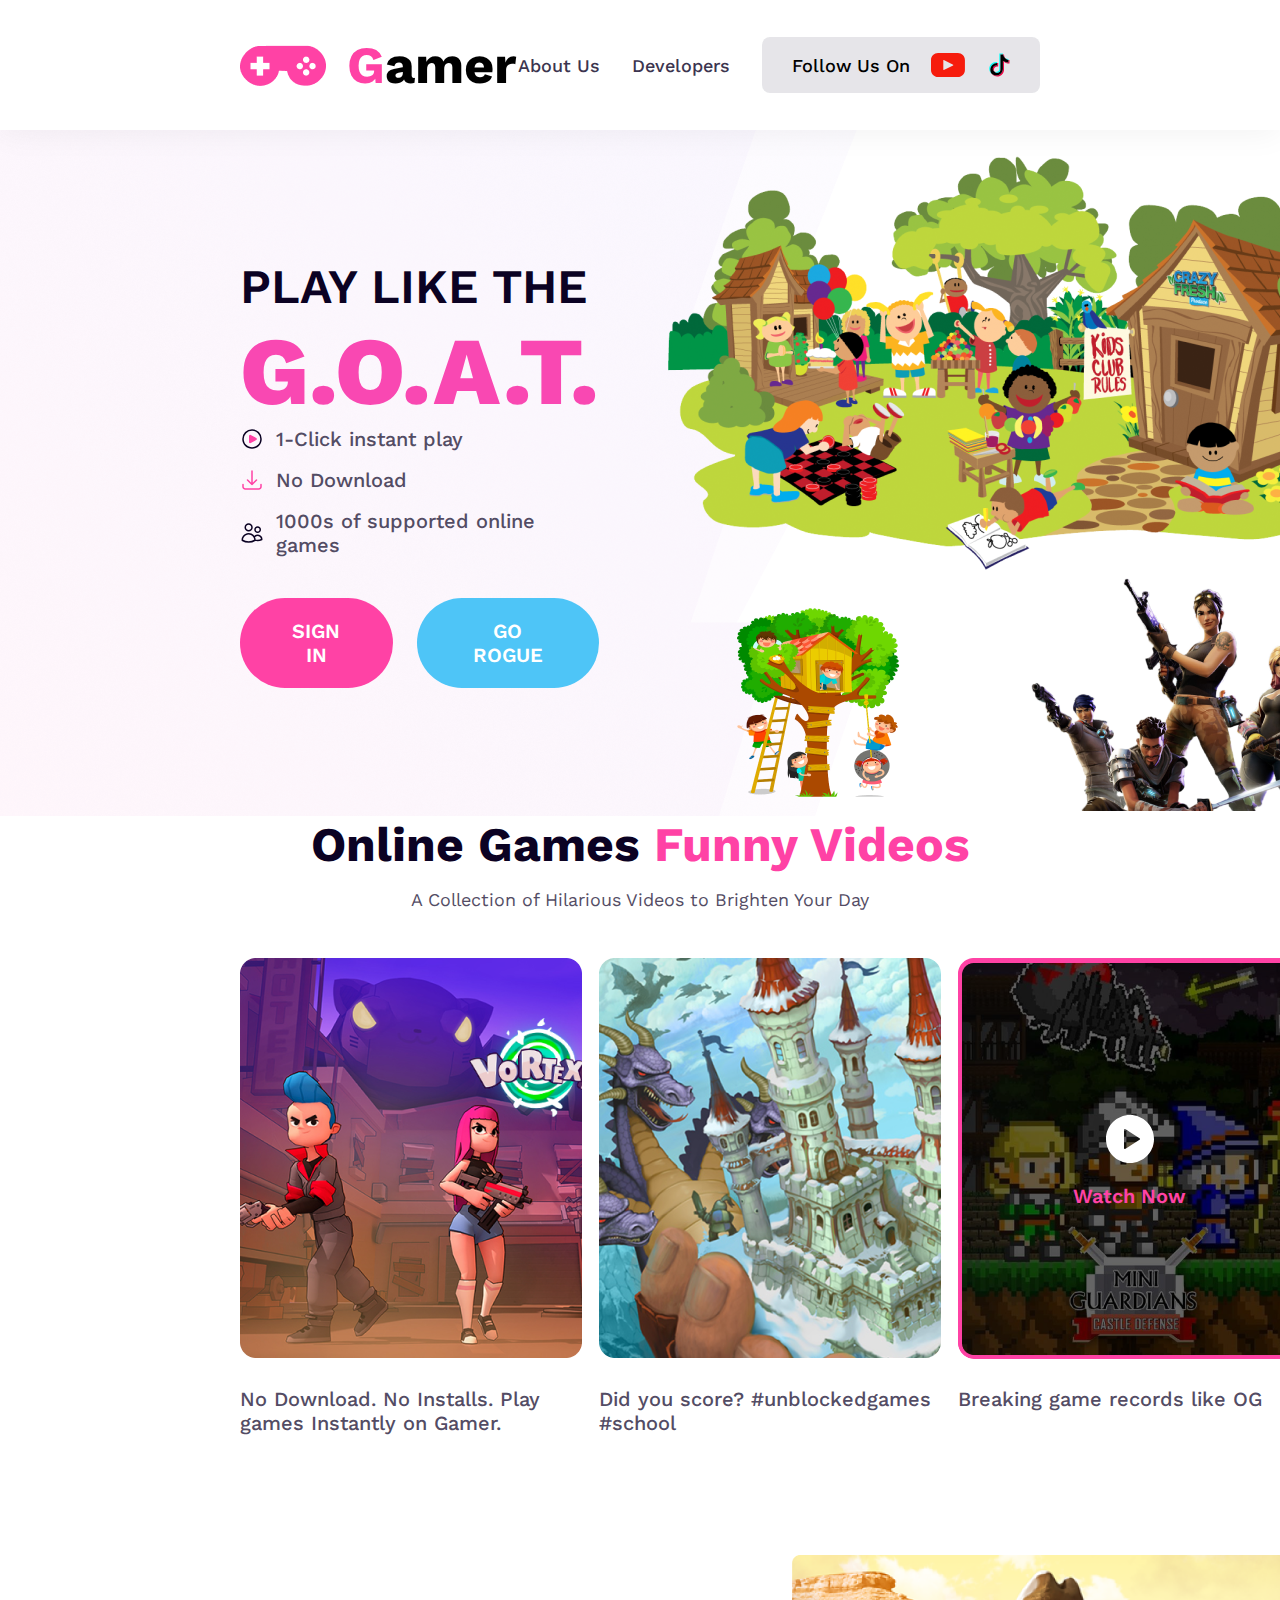
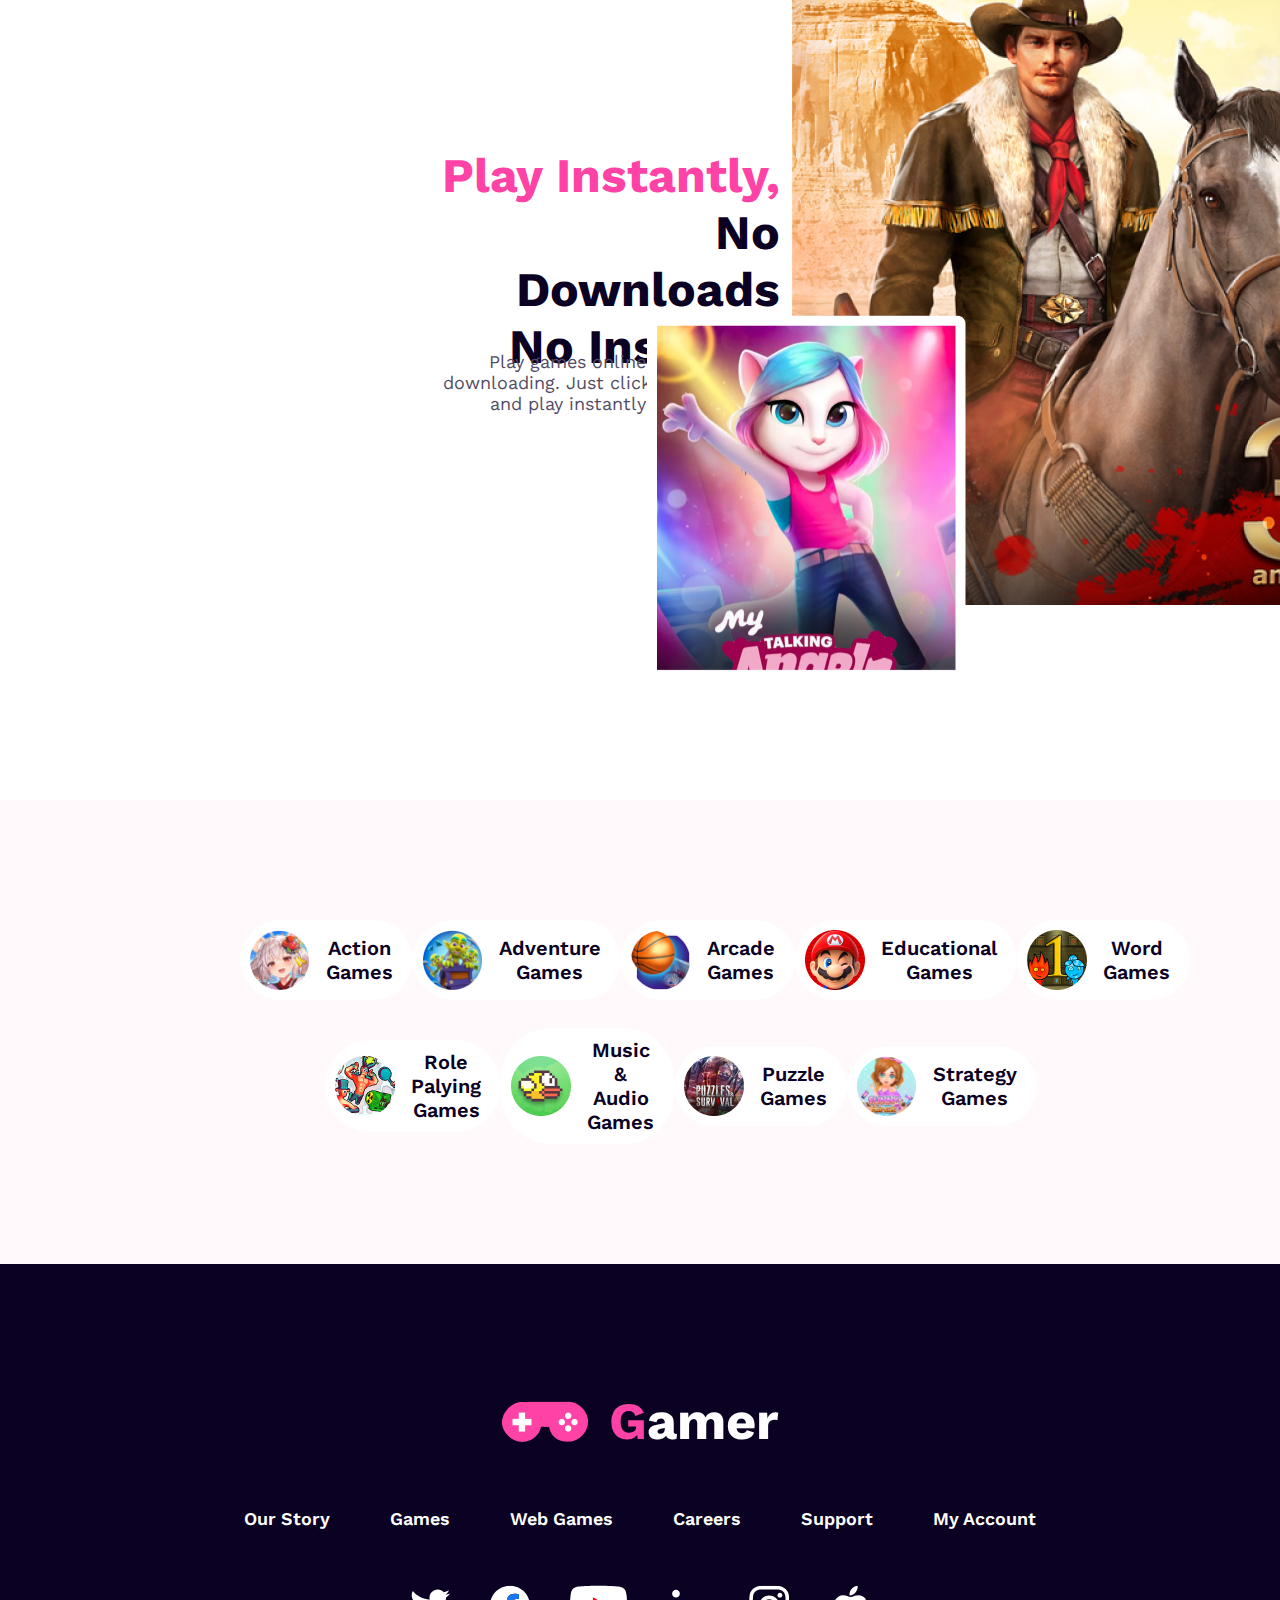
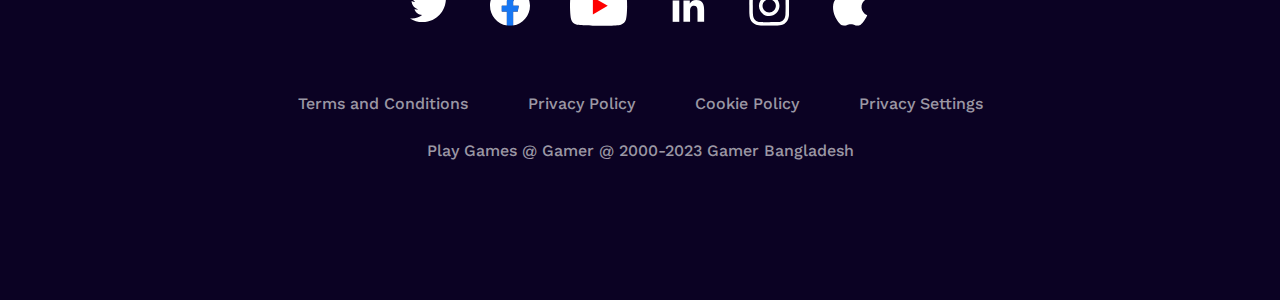
<file: index.html>
<!DOCTYPE html>
<html lang="en">
<head>
    <meta charset="UTF-8">
    <meta name="viewport" content="width=device-width, initial-scale=1.0">
    <title>B8A2 Gamer Zone</title>
    <link rel="shortcut icon" href="images/Frame.png" type="image/x-icon">
    <link rel="stylesheet" href="style.css">
</head>
<body>
    <header>

        <!-- nav section -->

        <nav>
            <div class="primary-logo">
                <img src="images/Frame.png" alt="">
                <h3><span class="text-style">G</span>amer</h3>
            </div>
            <div class="nav-menu">
                <ul>
                    <li><a href="">About Us</a></li>
                    <li><a href="">Developers</a></li>
                    <div class="menu-icon-conteiner">
                        <p>Follow Us On</p>
                        <img class="nav-img1" src="images/Vector.svg" alt="">
                        <img class="nav-img2" src="images/tik-tok 1.svg" alt="">
                    </div>
                </ul>
            </div>
        </nav>

        <!-- banner section -->

        <section class="banner">
            <div class="banner-conteiner">
                <div class="banner-content">
                    <h3 class="banner-title">Play Like The</h3>
                    <h2 class="banner-main-title">G.O.A.T.</h2>
                    <div class="banner-description-icon">
                        <img src="images/Frame.svg" alt="">
                        <p class="banner-description">1-Click instant play</p>
                    </div>
                    <div class="banner-description-icon">
                        <img src="images/Frame (1).svg" alt="">
                        <p class="banner-description">No Download</p>
                    </div>
                    <div class="banner-description-icon">
                        <img src="images/Frame (2).svg" alt="">
                        <p class="banner-description">1000s of supported online games</p>
                    </div>
                    <div class="banner-button-conteiner">
                        <button class="btn-primary">Sign In</button>
                        <button class="banner-btn">Go Rogue</button>
                    </div>
                </div>
                <div class="banner-img">
                    <img src="images/Group 18.png" alt="">
                </div>
            </div>
        </section>
    </header>
    <main>

        <!-- card section -->

        <section>
            <div class="card-section">
                <h3 class="general-title">Online Games <span class="text-style">Funny Videos</span></h3>
                <p class="card-section-description">A Collection of Hilarious Videos to Brighten Your Day</p>
                <div class="card-conteiner">
                    <div>
                        <img src="images/Rectangle 4.png" alt="">
                        <p class="card-caption">No Download. No Installs. Play games Instantly on Gamer.</p>
                    </div>
                    <div>
                        <img src="images/Rectangle 5.png" alt="">
                        <p class="card-caption">Did you score? #unblockedgames #school</p>
                    </div>
                    <div>
                        <img src="images/Rectangle 7.png" alt="">
                        <p class="card-caption">Breaking game records like OG</p>
                        <div class="card">
                            <img class="card-img" src="images/play-button 1.svg" alt="">
                            <p class="card-description">Watch Now</p>
                        </div>
                    </div>
                    <div>
                        <img src="images/Rectangle 6.png" alt="">
                        <p class="card-caption">Busted gaming on school laptop, but you are still lit.</p>
                    </div>
                </div>
            </div>
        </section>

        <!-- instant-playing section -->

        <section>
            <div class="instant-playing-section">
                <div class="instant-playng-content">
                    <h3 class="instant-playing-content-title"><span class="text-style">Play Instantly,</span> No Downloads No Installs.</h3>
                    <p class="instant-playing-content-description">Play games online for free without downloading. Just click the Play button and play instantly in your browser.</p>
                </div>
                <div class="instant-playing-content-img">
                    <img src="images/Rectangle 55.png" alt="">
                    <img class="content-img-style" src="images/Rectangle 66.png" alt="">
                </div>
            </div>
        </section>

        <!-- multiple button section -->

        <section class="multiple-button-section">
            <div class="multiple-button-conteiner">
                <div class="button-conteiner">
                    <img src="images/Rectangle 11.png" alt="">
                    <button class="button">Action Games</button>
                </div>
                <div class="button-conteiner">
                    <img src="images/Rectangle 12.png" alt="">
                    <button class="button">Adventure Games</button>
                </div>
                <div class="button-conteiner">
                    <img src="images/Rectangle 13.png" alt="">
                    <button class="button">Arcade Games</button>
                </div>
                <div class="button-conteiner">
                    <img src="images/Rectangle 14.png" alt="">
                    <button class="button">Educational Games</button>
                </div>
                <div class="button-conteiner">
                    <img src="images/Rectangle 15.png" alt="">
                    <button class="button">Word Games</button>
                </div>
            </div>
            <div class="multiple-button-conteiner2">
                <div class="button-conteiner">
                    <img src="images/Rectangle 16.png" alt="">
                    <button class="button">Role Palying Games</button>
                </div>
                <div class="button-conteiner">
                    <img src="images/Rectangle 17.png" alt="">
                    <button class="button">Music & Audio Games</button>
                </div>
                <div class="button-conteiner">
                    <img src="images/Rectangle 18.png" alt="">
                    <button class="button">Puzzle Games</button>
                </div>
                <div class="button-conteiner">
                    <img src="images/Rectangle 19.png" alt="">
                    <button class="button">Strategy Games</button>
                </div>
            </div>
        </section>
    </main>
    <footer>
        <div class="footer-section">
            <div class="primary-logo footer-logo">
                <img src="images/Frame.png" alt="">
                <h3><span class="text-style">G</span>amer</h3>
            </div>
            <div class="footer-menu">
                <ul>
                    <li><a href="">Our Story</a></li>
                    <li><a href="">Games</a></li>
                    <li><a href="">Web Games</a></li>
                    <li><a href="">Careers</a></li>
                    <li><a href="">Support</a></li>
                    <li><a href="">My Account</a></li>
                </ul>
            </div>
            <div class="social-link">
                <a href=""><img src="images/twitter 1.svg" alt=""></a>
                <a href=""><img src="images/facebook 1.svg" alt=""></a>
                <a href=""><img src="images/Group 49.svg" alt=""></a>
                <a href=""><img src="images/linkedin 1.svg" alt=""></a>
                <a href=""><img src="images/instagram 1.svg" alt=""></a>
                <a href=""><img src="images/apple 1.svg" alt=""></a>
            </div>
            <div class="footer-tarm-condisions">
                <ul>
                    <li><a href="">Terms and Conditions</a></li>
                    <li><a href="">Privacy Policy</a></li>
                    <li><a href="">Cookie Policy</a></li>
                    <li><a href="">Privacy Settings</a></li>
                </ul>
            </div>
            <p><small>Play Games @ Gamer @ 2000-2023 Gamer Bangladesh</small></p>
        </div>
    </footer>
</body>
</html>
</file>
<file: style.css>
@import url('https://fonts.googleapis.com/css2?family=Lato:ital,wght@1,700&family=Open+Sans:wght@800&family=Work+Sans:wght@400;500;600;700;800;900&display=swap');

/* shared styles */

*{
    font-family: 'Work Sans', sans-serif;
}

* {
    margin: 0px;
    padding: 0px;
}

.text-style{
    color:#FF42A5;
}
.btn-primary{
    border: none;
    border-radius: 48px;
    background-color: #FF42A5;
    padding: 21px 40px;
    color: #FFF;
    font-size: 1.25rem;
    font-weight: 600;
    text-transform: uppercase;
    cursor: pointer;
}
.primary-logo{
    display: flex;
    align-items: center;
    gap: 20px;
    font-size: 2.8rem;
    font-weight: 700;
}
/* nav section styles */

nav{
    padding:0px 240px;
    height: 130px;
    display: flex;
    justify-content: space-between;
    align-items: center;
    background-color: #FFF;
    box-shadow: 0px 4px 30px 0px rgba(0, 0, 0, 0.05);   
}
.nav-menu ul{
    display: flex;
    justify-content: space-around;
    align-items: center;
    list-style: none;
    gap: 32px;
    font-size: 1.13rem;
    font-weight: 500;
}
.nav-menu a {
    text-decoration: none;
    color: #3C354F;
    font-size: 18px;
    font-weight: 500;
}
.nav-menu a:hover{
    color:#FF42A5;
}
.menu-icon-conteiner{
    display: flex;
    justify-content: space-evenly;
    align-items: center;
    padding: 0px 8px ;
    width: 262px;
    height: 56px;
    border-radius: 8px;
    background-color: rgba(11, 2, 35, 0.10);
}
.nav-img1{
    width: 34px;
    height: 24px;
}
.nav-img2{
    width: 24px;
    height: 24px;
}

/* banner section styles */

.banner{
    background-image: url(images/Group\ 14.png);
    background-repeat: no-repeat;
}
.banner-conteiner{
    margin: 0 240px;
    display: flex;
    align-items: center;
    justify-content: space-between;
    gap: 68px;
}
.banner-description-icon{
    display: flex;
    gap: 12px;
    margin-bottom:17px ;
}
.banner-button-conteiner{
    display: flex;
    margin-top: 41px ;
    gap:24px ;
}
.banner-title{
    color: #0B0223;
    font-size: 3rem;
    font-weight: 600;
    text-transform: uppercase;
}
.banner-main-title{
    font-size: 6rem;
    font-weight: 800;
    color: #F948B2;
}
.banner-description{
    color: #534C64;
    font-size: 1.25rem;
    font-weight: 500;
}
.banner-btn{
    border: none;
    border-radius: 48px;
    background-color: #4EC5F7;
    padding: 21px 40px;
    color: #FFF;
    font-size: 1.25rem;
    font-weight: 600;
    text-transform: uppercase;
    cursor: pointer;
}

/* card section styles */

.card-section{
    margin-bottom: 120px;
    background-color: #FFF;
}
.card-section-description{
    color: #534C64;
    text-align: center;
    font-size: 1.12rem;
    font-weight: 400;
    margin-top: 16px;
    margin-bottom: 48px;
}
.card-conteiner{
    margin: 0px 240px 120px 240px;
    display:flex;
    justify-content: space-between;
    gap: 17px;
    color: #534C64;
    font-size: 1.25rem;
    font-weight: 500;
    position: relative;
}
.card-caption{
    margin-top: 24px;
}
.general-title{
    color: #0B0223;
    text-align:center;
    font-size: 3rem;
    font-weight: 700;
}
.card{
    width: 342px;
    height: 400px;
    position: absolute;
    bottom:76px ;
    border-radius: 16px;
    background-image:url(images/4.png);
}
.card-img{
    width: 48px;
    height: 48px;
    padding: 156px 146px 0px 148px;
}
.card-description{
    color:#FF42A5 ;
    font-size: 1.25rem;
    font-weight: 600;
    padding-left: 115px;
    padding-top:16px ;
    
}

/* instant-playing section styles */

.instant-playing-section{
    margin: 0px 240px 195px 439px;
    display: flex;
    justify-content: space-between;
    align-items: center;
}
.instant-playng-content{
    text-align: right;
}
.instant-playing-content-title{
    width:341px ;
    height:180px ;
    color: #0B0223;
    font-size: 3rem;
    font-weight: 700;
}
.instant-playing-content-description{
    margin-top: 24px;
    width: 353px;
    color: #534C64;
    font-size: 18px;
    font-weight: 400;
}
.instant-playing-content-img{
    width: 634px;
    height: 650px;
    position: relative;
}
.content-img-style{
    width: 318.5px;
    height: 365.083px;
    position: absolute;
    bottom: -75px;
    left:-145px ;
}

/* online-playing section styles */


/* multiple button section styles */

.multiple-button-section{
    background-color: rgba(255, 66, 165, 0.03);
}
.multiple-button-conteiner{
    padding:120px 240px 0px 240px ;
    display: flex;
    justify-content: space-between;
    align-items: center;
}
.multiple-button-conteiner2{
    padding:28px 377px 120px 325px ;
    display: flex;
    justify-content: space-between;
    align-items: center;
}
.button-conteiner{
    border-radius: 50px;
    background-color: #FFF;
    display: flex;
    justify-content: space-between;
    align-items: center;
    gap: 16px;
    padding:10px 20px 10px 10px ;
}
.button{
    background-color: transparent;
    border: none;
    color: #0B0223;
    font-size: 1.25rem;
    font-weight: 600;
}
.button-conteiner img{
    width: 60px;
    height: 60px;
}
.button-conteiner:hover{
    border:2px solid #FF42A5;
    color:#FF42A5;;
    cursor: pointer;
}
.button-conteiner .button:hover{
    color:#FF42A5;
    cursor: pointer;
}

/* footer section */

.footer-section{
    height: 636px;
    background-color: #0B0223;
    display: flex;
    flex-direction: column;

}
.footer-logo{
    margin: 126px auto 0px;
    color: #FFF;
}
.footer-menu ul{
    display: flex;
    justify-content: center;
    text-align: center;
    font-size: 1.12rem;
    font-weight: 600;
    list-style: none;
    gap: 60px;
    margin-top:56px ;
}
.footer-menu li a {
    text-decoration: none;
    color: #FFF;
}
.footer-menu li a:hover{
    color:#FF42A5;
}
.social-link{
    margin-top: 56px;
    display: flex;
    justify-content:center;
    gap: 40px;
}
.footer-tarm-condisions ul{
    display: flex;
    justify-content: center;
    list-style: none;
    gap: 60px;
    margin-top:64px ;
    font-size: 16px;
    font-weight: 500;
}
.footer-tarm-condisions li a{
    text-decoration: none;
    color: rgba(255, 255, 255, 0.60);
}
.footer-tarm-condisions li a:hover{
    color:#FF42A5;
}
small{
    display: flex;
    justify-content: center;
    margin-top:28px ;
    color: rgba(255, 255, 255, 0.60);
    font-size: 16px;
    font-weight: 500;
}
.display{
    display: none;
}

/* responsive styles */

/* mobile styles */

@media screen and (max-width:600px) {
   
    /* nav section styles */

    nav, .nav-menu ul{
        flex-direction: column;
    }
    nav{
        margin:10px 30px ;
        padding: 0px;
        background: #FFF;
        box-shadow: none;

    }
    .nav-menu ul{
        gap: 20px;
        margin-top: 20px;
    }
    .menu-icon-conteiner{
        width: 190px;
        height: 40px;
        font-size:1rem ;
    }
    .nav-img1{
        width: 30px;
        height: 20px;
    }
    
    /* banner section styles */

    .banner-conteiner{
        flex-direction: column-reverse;
        margin: 100px 10px 0px 10px;
    }
    .banner{
        background-image: none;
        margin: 110px 50px ;
    }
    .banner-img img{
        width: 100%;
        margin-top: 30px;
    }
    .banner-title{
        font-size: 2rem;
        text-align: center;

    }
    .banner-main-title{
        font-size: 3rem;
        text-align: center;
        margin-bottom: 15px;
    }
    .banner-description{
        margin-top: 4px;
        font-size: .8rem;
    }
    
    /* card section styles */

    .card-conteiner{
        flex-direction: column;
        margin:0px 45px ;
        gap: 50px;
    }
    .card-caption{
        margin-top: 10px;
    }
    .card{
        bottom:63px ;
    }
    .general-title{
        font-size: 1.7rem;
    }
    .card-section-description{
        font-size: .8rem;
    }

    /* instant-playing section styles */
    
    .instant-playing-section{
        flex-direction: column;
        margin: 0px;
        gap: 70px;
    }
    .instant-playng-content{
        text-align:center;
    }
    .instant-playing-content-title{
        height: 150px;
        font-size: 2rem;
    }
    .instant-playing-content-description{
        margin: 0 20px;
        margin:0 30px;
        font-size: 1.2rem;
    }
    .instant-playing-content-img{
        padding-left: 40px;
        width:90% ;
        height:90% ;
    }
    .instant-playing-content-img >img{
        width: 70%;
    }
    .content-img-style{
        position: static;

        
    }
    /* multiple button section styles */

    .multiple-button-conteiner{
        margin-top: 50px;
        gap: 10px;
        padding: 0px;
        flex-direction: column;
        flex-wrap: wrap;
        align-content: center;
        align-items: center;

    }
    .multiple-button-conteiner2{
        gap: 10px;
        padding: 0px;
        flex-direction: column;
        flex-wrap: wrap;
        align-content: center;
        align-items: center;
    }

    /* footer section styles */
    .footer-menu ul{
        display: flex;
        justify-content: center;
        text-align: center;
        font-size: .6rem;
        font-weight: 600;
        list-style: none;
        gap: 15px;
        margin-top: 56px;
    }
    .social-link >a >img {
        width: 20px;
        height: 20px;
    }
    .social-link{
        margin-top: 40px;
        padding-left: 90px;
        display: grid;
        grid-template-columns: repeat(3,1fr);
        justify-content: center;
        gap: 10px;
    }
    .footer-tarm-condisions ul{
        display: flex;
        justify-content: center;
        list-style: none;
        gap: 15px;
        margin-top: 40px;
        font-size: .65rem;
        font-weight: 500;
    }
    small{
        display: flex;
        justify-content: center;
        margin-top: 40px;
        color: rgba(255, 255, 255, 0.60);
        font-size: .6rem;
        font-weight: 500;
    }
}





/* tablet styles */

@media screen and (min-width:600px) and (max-width:992px) {
    
}
</file>
